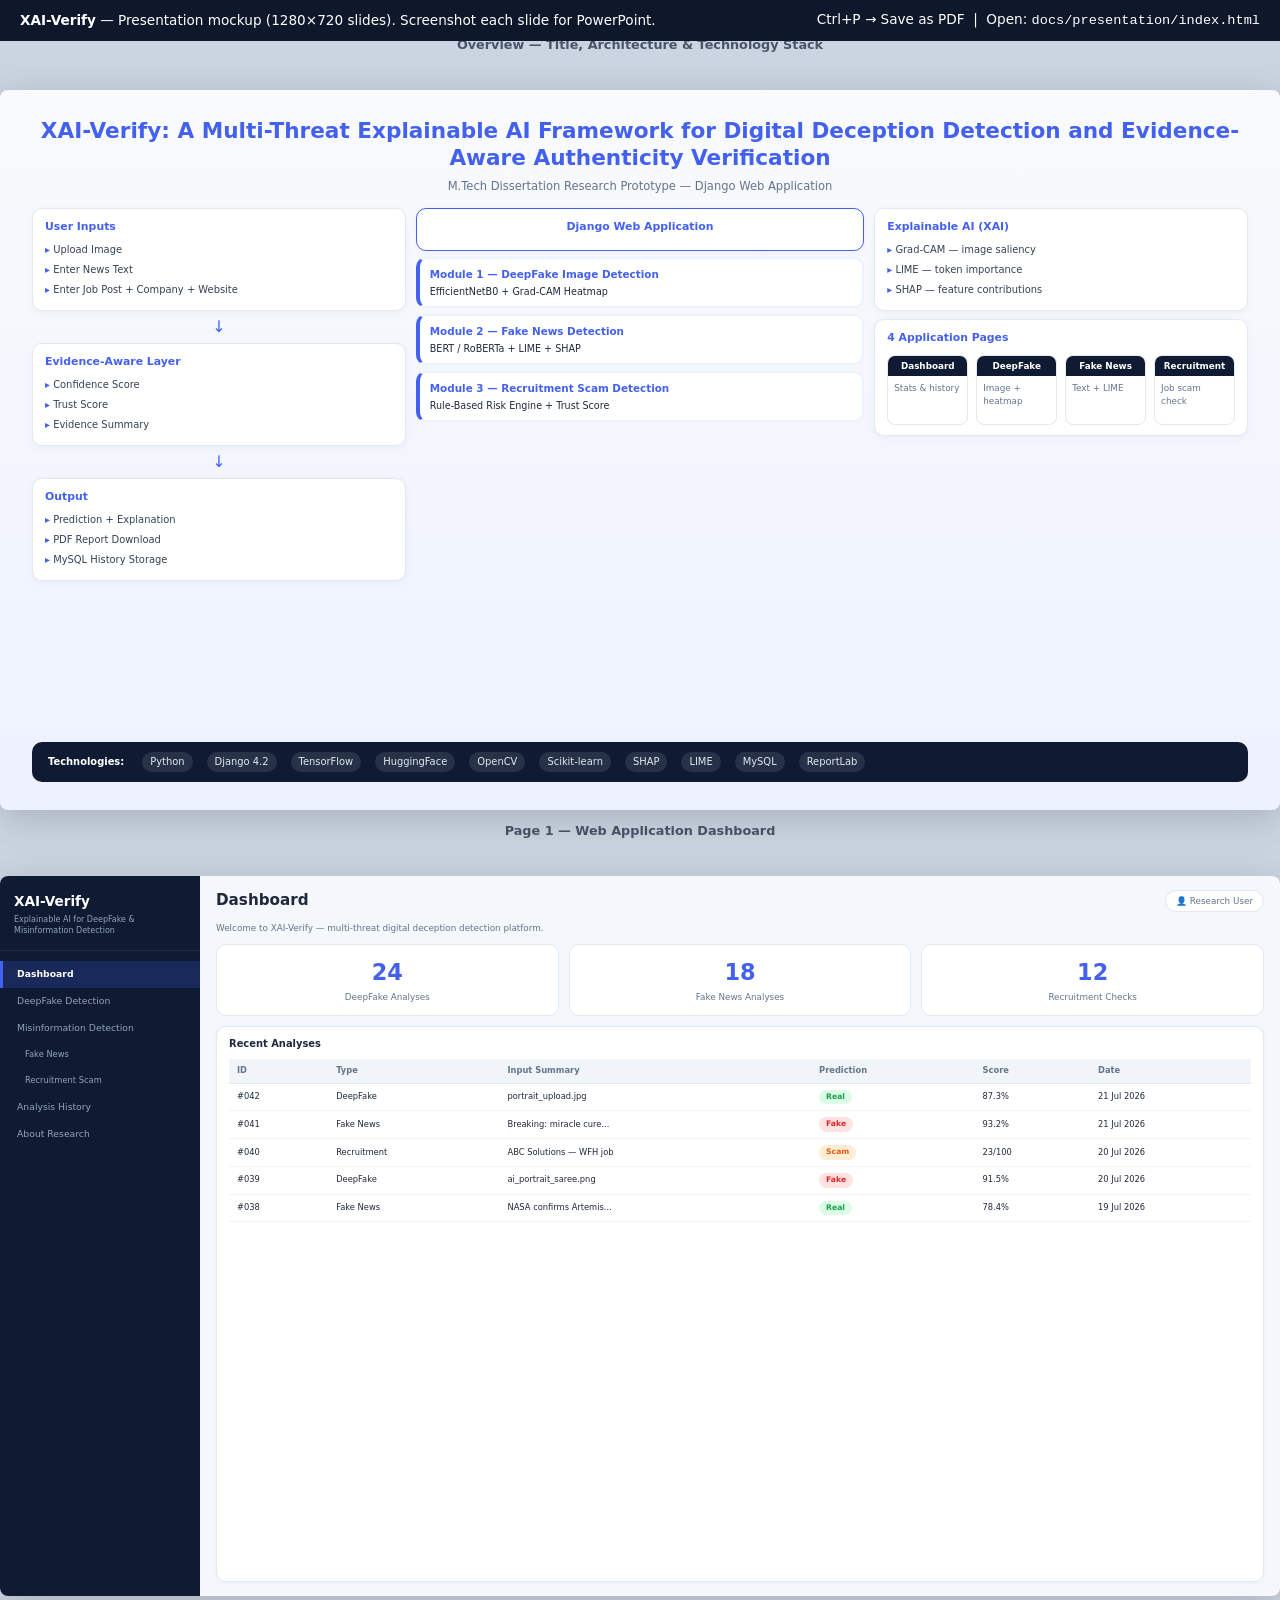
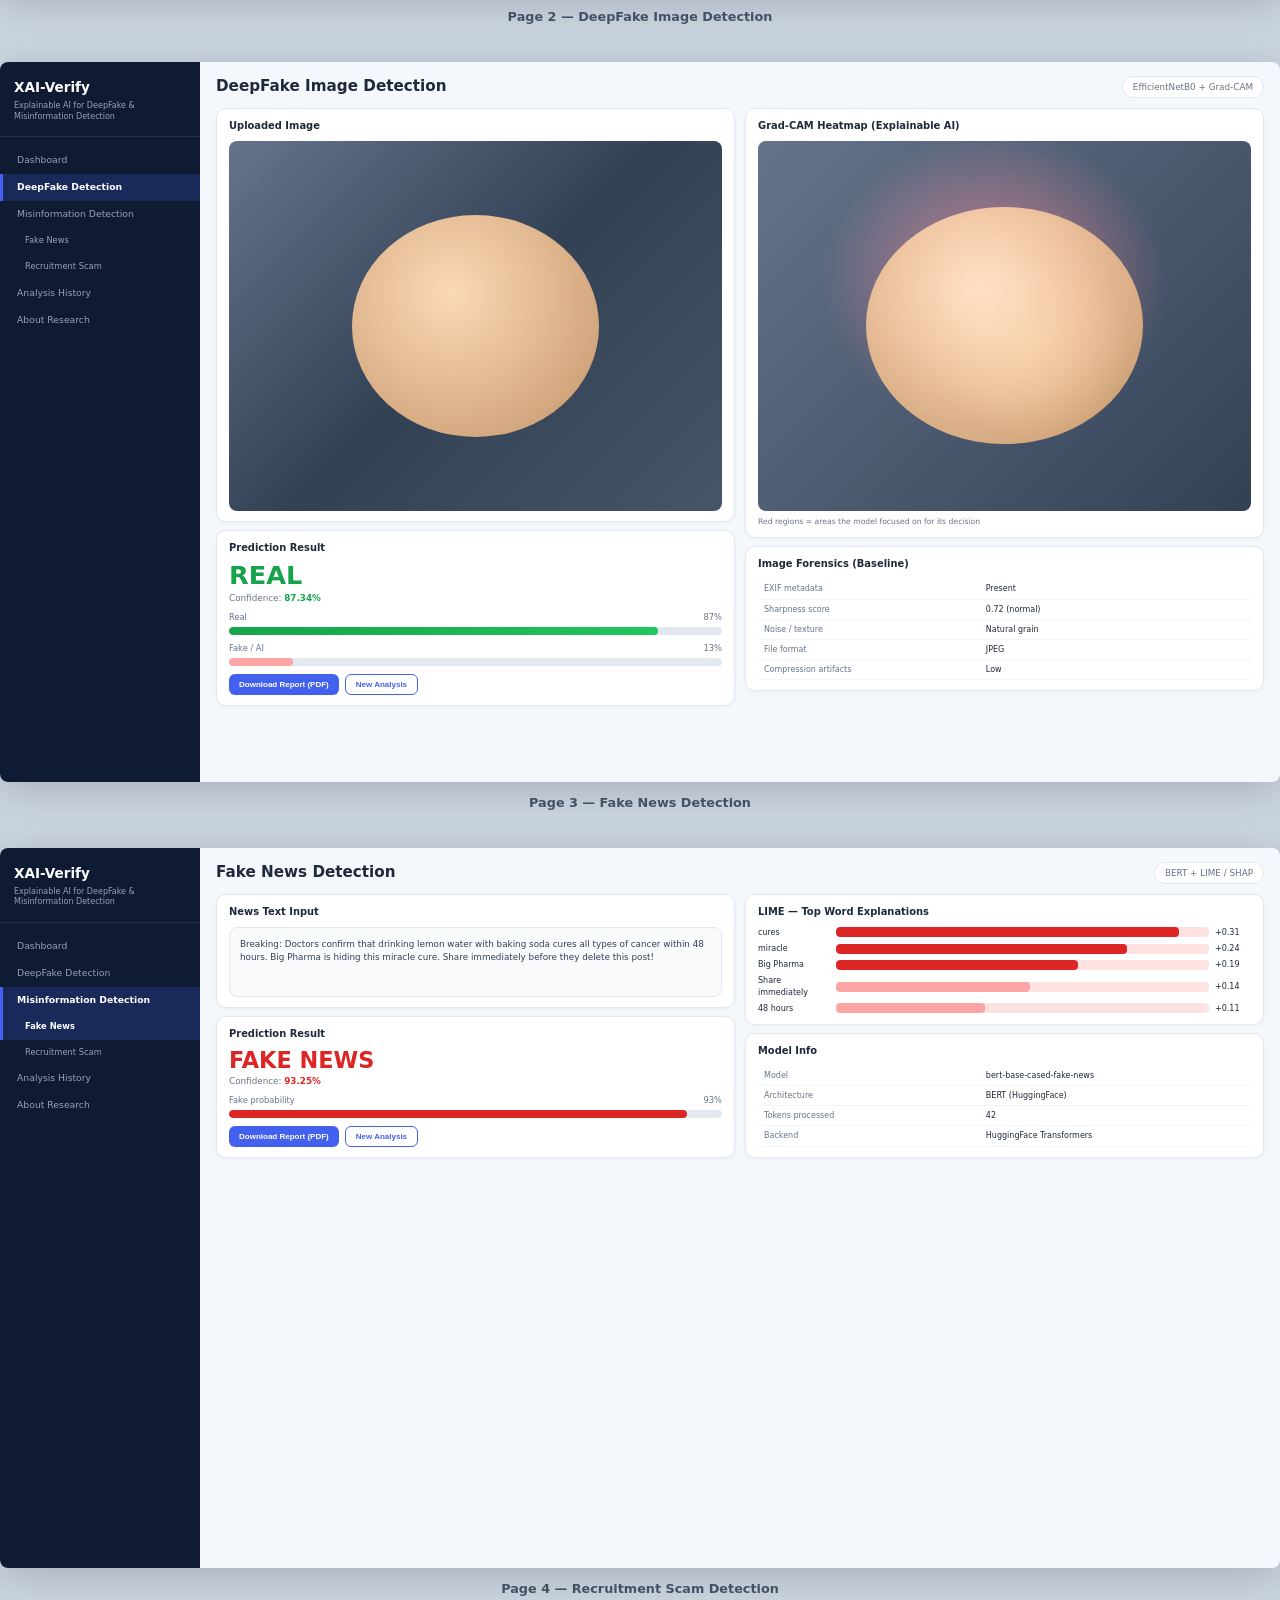
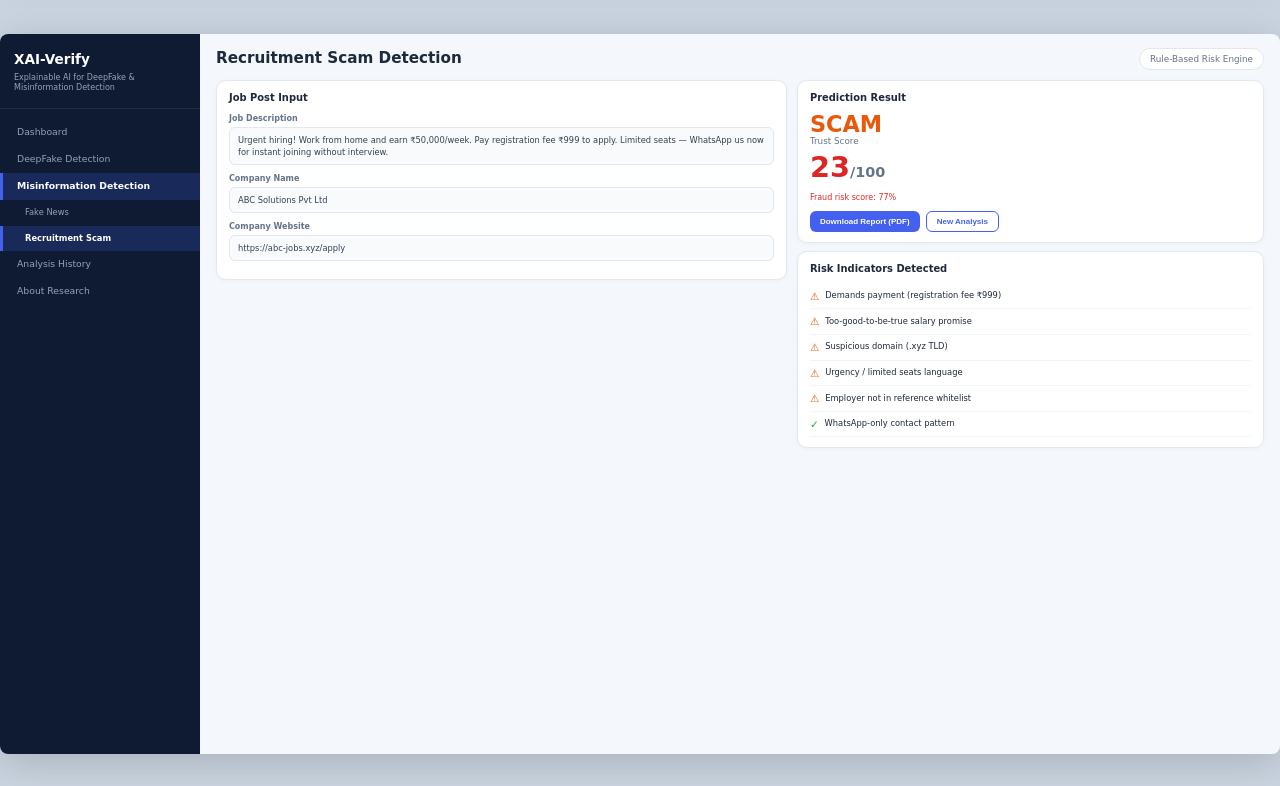
<file: docs/presentation/index.html>
<!DOCTYPE html>
<html lang="en">
<head>
  <meta charset="UTF-8">
  <meta name="viewport" content="width=device-width, initial-scale=1.0">
  <title>XAI-Verify — 4-Page PPT Design</title>
  <link rel="stylesheet" href="ppt-mockup.css">
</head>
<body>
  <div class="ppt-toolbar">
    <span><strong>XAI-Verify</strong> — Presentation mockup (1280×720 slides). Screenshot each slide for PowerPoint.</span>
    <span>Ctrl+P → Save as PDF &nbsp;|&nbsp; Open: <code>docs/presentation/index.html</code></span>
  </div>

  <div class="ppt-wrap">

    <!-- OVERVIEW SLIDE (Title + Architecture + Tech) -->
    <p class="slide-label">Overview — Title, Architecture &amp; Technology Stack</p>
    <section class="slide slide-overview" id="slide-overview">
      <div class="overview-title">
        <h1>XAI-Verify: A Multi-Threat Explainable AI Framework for Digital Deception Detection and Evidence-Aware Authenticity Verification</h1>
        <p>M.Tech Dissertation Research Prototype — Django Web Application</p>
      </div>

      <div class="arch-grid">
        <div class="arch-col">
          <div class="arch-box">
            <h3>User Inputs</h3>
            <ul>
              <li>Upload Image</li>
              <li>Enter News Text</li>
              <li>Enter Job Post + Company + Website</li>
            </ul>
          </div>
          <div class="arch-arrow">↓</div>
          <div class="arch-box">
            <h3>Evidence-Aware Layer</h3>
            <ul>
              <li>Confidence Score</li>
              <li>Trust Score</li>
              <li>Evidence Summary</li>
            </ul>
          </div>
          <div class="arch-arrow">↓</div>
          <div class="arch-box">
            <h3>Output</h3>
            <ul>
              <li>Prediction + Explanation</li>
              <li>PDF Report Download</li>
              <li>MySQL History Storage</li>
            </ul>
          </div>
        </div>

        <div class="arch-center">
          <div class="arch-box" style="text-align:center;border-color:var(--primary);">
            <h3>Django Web Application</h3>
          </div>
          <div class="arch-module">
            <strong>Module 1 — DeepFake Image Detection</strong>
            EfficientNetB0 + Grad-CAM Heatmap
          </div>
          <div class="arch-module">
            <strong>Module 2 — Fake News Detection</strong>
            BERT / RoBERTa + LIME + SHAP
          </div>
          <div class="arch-module">
            <strong>Module 3 — Recruitment Scam Detection</strong>
            Rule-Based Risk Engine + Trust Score
          </div>
        </div>

        <div class="arch-col">
          <div class="arch-box">
            <h3>Explainable AI (XAI)</h3>
            <ul>
              <li>Grad-CAM — image saliency</li>
              <li>LIME — token importance</li>
              <li>SHAP — feature contributions</li>
            </ul>
          </div>
          <div class="arch-box">
            <h3>4 Application Pages</h3>
            <div class="ui-preview-row">
              <div class="ui-thumb"><div class="ui-thumb-head">Dashboard</div><div class="ui-thumb-body">Stats &amp; history</div></div>
              <div class="ui-thumb"><div class="ui-thumb-head">DeepFake</div><div class="ui-thumb-body">Image + heatmap</div></div>
              <div class="ui-thumb"><div class="ui-thumb-head">Fake News</div><div class="ui-thumb-body">Text + LIME</div></div>
              <div class="ui-thumb"><div class="ui-thumb-head">Recruitment</div><div class="ui-thumb-body">Job scam check</div></div>
            </div>
          </div>
        </div>
      </div>

      <div class="tech-bar">
        <strong>Technologies:</strong>
        <span class="tech-pill">Python</span>
        <span class="tech-pill">Django 4.2</span>
        <span class="tech-pill">TensorFlow</span>
        <span class="tech-pill">HuggingFace</span>
        <span class="tech-pill">OpenCV</span>
        <span class="tech-pill">Scikit-learn</span>
        <span class="tech-pill">SHAP</span>
        <span class="tech-pill">LIME</span>
        <span class="tech-pill">MySQL</span>
        <span class="tech-pill">ReportLab</span>
      </div>
    </section>

    <!-- PAGE 1: DASHBOARD -->
    <p class="slide-label">Page 1 — Web Application Dashboard</p>
    <section class="slide" id="slide-1">
      <div class="mock-app">
        <aside class="mock-sidebar">
          <div class="mock-sidebar-brand">
            <h2>XAI-Verify</h2>
            <p>Explainable AI for DeepFake &amp; Misinformation Detection</p>
          </div>
          <nav class="mock-nav">
            <a href="#" class="active">Dashboard</a>
            <a href="#">DeepFake Detection</a>
            <a href="#">Misinformation Detection</a>
            <a href="#" class="sub">Fake News</a>
            <a href="#" class="sub">Recruitment Scam</a>
            <a href="#">Analysis History</a>
            <a href="#">About Research</a>
          </nav>
        </aside>
        <main class="mock-main">
          <div class="mock-topbar">
            <h2>Dashboard</h2>
            <span class="mock-user">👤 Research User</span>
          </div>
          <p style="font-size:0.55rem;color:var(--muted);">Welcome to XAI-Verify — multi-threat digital deception detection platform.</p>
          <div class="stat-row">
            <div class="stat-card">
              <div class="num">24</div>
              <div class="lbl">DeepFake Analyses</div>
            </div>
            <div class="stat-card">
              <div class="num">18</div>
              <div class="lbl">Fake News Analyses</div>
            </div>
            <div class="stat-card">
              <div class="num">12</div>
              <div class="lbl">Recruitment Checks</div>
            </div>
          </div>
          <div class="mock-card" style="flex:1;overflow:hidden;">
            <h3>Recent Analyses</h3>
            <table class="mock-table">
              <thead>
                <tr>
                  <th>ID</th>
                  <th>Type</th>
                  <th>Input Summary</th>
                  <th>Prediction</th>
                  <th>Score</th>
                  <th>Date</th>
                </tr>
              </thead>
              <tbody>
                <tr>
                  <td>#042</td>
                  <td>DeepFake</td>
                  <td>portrait_upload.jpg</td>
                  <td><span class="badge badge-real">Real</span></td>
                  <td>87.3%</td>
                  <td>21 Jul 2026</td>
                </tr>
                <tr>
                  <td>#041</td>
                  <td>Fake News</td>
                  <td>Breaking: miracle cure...</td>
                  <td><span class="badge badge-fake">Fake</span></td>
                  <td>93.2%</td>
                  <td>21 Jul 2026</td>
                </tr>
                <tr>
                  <td>#040</td>
                  <td>Recruitment</td>
                  <td>ABC Solutions — WFH job</td>
                  <td><span class="badge badge-scam">Scam</span></td>
                  <td>23/100</td>
                  <td>20 Jul 2026</td>
                </tr>
                <tr>
                  <td>#039</td>
                  <td>DeepFake</td>
                  <td>ai_portrait_saree.png</td>
                  <td><span class="badge badge-fake">Fake</span></td>
                  <td>91.5%</td>
                  <td>20 Jul 2026</td>
                </tr>
                <tr>
                  <td>#038</td>
                  <td>Fake News</td>
                  <td>NASA confirms Artemis...</td>
                  <td><span class="badge badge-real">Real</span></td>
                  <td>78.4%</td>
                  <td>19 Jul 2026</td>
                </tr>
              </tbody>
            </table>
          </div>
        </main>
      </div>
    </section>

    <!-- PAGE 2: DEEPFAKE -->
    <p class="slide-label">Page 2 — DeepFake Image Detection</p>
    <section class="slide" id="slide-2">
      <div class="mock-app">
        <aside class="mock-sidebar">
          <div class="mock-sidebar-brand">
            <h2>XAI-Verify</h2>
            <p>Explainable AI for DeepFake &amp; Misinformation Detection</p>
          </div>
          <nav class="mock-nav">
            <a href="#">Dashboard</a>
            <a href="#" class="active">DeepFake Detection</a>
            <a href="#">Misinformation Detection</a>
            <a href="#" class="sub">Fake News</a>
            <a href="#" class="sub">Recruitment Scam</a>
            <a href="#">Analysis History</a>
            <a href="#">About Research</a>
          </nav>
        </aside>
        <main class="mock-main">
          <div class="mock-topbar">
            <h2>DeepFake Image Detection</h2>
            <span class="mock-user">EfficientNetB0 + Grad-CAM</span>
          </div>
          <div class="deepfake-grid">
            <div>
              <div class="mock-card">
                <h3>Uploaded Image</h3>
                <div class="upload-preview" aria-label="Sample portrait"></div>
              </div>
              <div class="mock-card" style="margin-top:8px;">
                <h3>Prediction Result</h3>
                <div class="result-big">REAL</div>
                <p style="font-size:0.55rem;color:var(--muted);margin:4px 0;">Confidence: <strong style="color:var(--success);">87.34%</strong></p>
                <div class="conf-bar-wrap">
                  <div class="conf-bar-label"><span>Real</span><span>87%</span></div>
                  <div class="conf-bar"><div class="conf-bar-fill" style="width:87%"></div></div>
                </div>
                <div class="conf-bar-wrap">
                  <div class="conf-bar-label"><span>Fake / AI</span><span>13%</span></div>
                  <div class="conf-bar"><div class="conf-bar-fill" style="width:13%;background:#fca5a5;"></div></div>
                </div>
                <div class="mock-btns">
                  <button class="btn btn-primary">Download Report (PDF)</button>
                  <button class="btn btn-outline">New Analysis</button>
                </div>
              </div>
            </div>
            <div>
              <div class="mock-card">
                <h3>Grad-CAM Heatmap (Explainable AI)</h3>
                <div class="heatmap-wrap">
                  <div class="heatmap-overlay"></div>
                </div>
                <p style="font-size:0.48rem;color:var(--muted);margin-top:6px;">Red regions = areas the model focused on for its decision</p>
              </div>
              <div class="mock-card" style="margin-top:8px;">
                <h3>Image Forensics (Baseline)</h3>
                <table class="forensics-table">
                  <tr><td>EXIF metadata</td><td>Present</td></tr>
                  <tr><td>Sharpness score</td><td>0.72 (normal)</td></tr>
                  <tr><td>Noise / texture</td><td>Natural grain</td></tr>
                  <tr><td>File format</td><td>JPEG</td></tr>
                  <tr><td>Compression artifacts</td><td>Low</td></tr>
                </table>
              </div>
            </div>
          </div>
        </main>
      </div>
    </section>

    <!-- PAGE 3: FAKE NEWS -->
    <p class="slide-label">Page 3 — Fake News Detection</p>
    <section class="slide" id="slide-3">
      <div class="mock-app">
        <aside class="mock-sidebar">
          <div class="mock-sidebar-brand">
            <h2>XAI-Verify</h2>
            <p>Explainable AI for DeepFake &amp; Misinformation Detection</p>
          </div>
          <nav class="mock-nav">
            <a href="#">Dashboard</a>
            <a href="#">DeepFake Detection</a>
            <a href="#" class="active">Misinformation Detection</a>
            <a href="#" class="sub active">Fake News</a>
            <a href="#" class="sub">Recruitment Scam</a>
            <a href="#">Analysis History</a>
            <a href="#">About Research</a>
          </nav>
        </aside>
        <main class="mock-main">
          <div class="mock-topbar">
            <h2>Fake News Detection</h2>
            <span class="mock-user">BERT + LIME / SHAP</span>
          </div>
          <div class="deepfake-grid">
            <div>
              <div class="mock-card">
                <h3>News Text Input</h3>
                <div class="news-text-box">
                  Breaking: Doctors confirm that drinking lemon water with baking soda cures all types of cancer within 48 hours. Big Pharma is hiding this miracle cure. Share immediately before they delete this post!
                </div>
              </div>
              <div class="mock-card" style="margin-top:8px;">
                <h3>Prediction Result</h3>
                <div class="result-big" style="color:var(--danger);font-size:1.4rem;">FAKE NEWS</div>
                <p style="font-size:0.55rem;color:var(--muted);margin:4px 0;">Confidence: <strong style="color:var(--danger);">93.25%</strong></p>
                <div class="conf-bar-wrap">
                  <div class="conf-bar-label"><span>Fake probability</span><span>93%</span></div>
                  <div class="conf-bar"><div class="conf-bar-fill" style="width:93%;background:var(--danger);"></div></div>
                </div>
                <div class="mock-btns">
                  <button class="btn btn-primary">Download Report (PDF)</button>
                  <button class="btn btn-outline">New Analysis</button>
                </div>
              </div>
            </div>
            <div>
              <div class="mock-card">
                <h3>LIME — Top Word Explanations</h3>
                <div class="lime-bars">
                  <div class="lime-row">
                    <span>cures</span>
                    <div class="lime-bar-bg"><div class="lime-bar-fill" style="width:92%"></div></div>
                    <span>+0.31</span>
                  </div>
                  <div class="lime-row">
                    <span>miracle</span>
                    <div class="lime-bar-bg"><div class="lime-bar-fill" style="width:78%"></div></div>
                    <span>+0.24</span>
                  </div>
                  <div class="lime-row">
                    <span>Big Pharma</span>
                    <div class="lime-bar-bg"><div class="lime-bar-fill" style="width:65%"></div></div>
                    <span>+0.19</span>
                  </div>
                  <div class="lime-row">
                    <span>Share immediately</span>
                    <div class="lime-bar-bg"><div class="lime-bar-fill low" style="width:52%"></div></div>
                    <span>+0.14</span>
                  </div>
                  <div class="lime-row">
                    <span>48 hours</span>
                    <div class="lime-bar-bg"><div class="lime-bar-fill low" style="width:40%"></div></div>
                    <span>+0.11</span>
                  </div>
                </div>
              </div>
              <div class="mock-card" style="margin-top:8px;">
                <h3>Model Info</h3>
                <table class="forensics-table">
                  <tr><td>Model</td><td>bert-base-cased-fake-news</td></tr>
                  <tr><td>Architecture</td><td>BERT (HuggingFace)</td></tr>
                  <tr><td>Tokens processed</td><td>42</td></tr>
                  <tr><td>Backend</td><td>HuggingFace Transformers</td></tr>
                </table>
              </div>
            </div>
          </div>
        </main>
      </div>
    </section>

    <!-- PAGE 4: RECRUITMENT SCAM -->
    <p class="slide-label">Page 4 — Recruitment Scam Detection</p>
    <section class="slide" id="slide-4">
      <div class="mock-app">
        <aside class="mock-sidebar">
          <div class="mock-sidebar-brand">
            <h2>XAI-Verify</h2>
            <p>Explainable AI for DeepFake &amp; Misinformation Detection</p>
          </div>
          <nav class="mock-nav">
            <a href="#">Dashboard</a>
            <a href="#">DeepFake Detection</a>
            <a href="#" class="active">Misinformation Detection</a>
            <a href="#" class="sub">Fake News</a>
            <a href="#" class="sub active">Recruitment Scam</a>
            <a href="#">Analysis History</a>
            <a href="#">About Research</a>
          </nav>
        </aside>
        <main class="mock-main">
          <div class="mock-topbar">
            <h2>Recruitment Scam Detection</h2>
            <span class="mock-user">Rule-Based Risk Engine</span>
          </div>
          <div class="recruit-grid">
            <div>
              <div class="mock-card">
                <h3>Job Post Input</h3>
                <div class="form-field">
                  <label>Job Description</label>
                  <div class="value">Urgent hiring! Work from home and earn ₹50,000/week. Pay registration fee ₹999 to apply. Limited seats — WhatsApp us now for instant joining without interview.</div>
                </div>
                <div class="form-field">
                  <label>Company Name</label>
                  <div class="value">ABC Solutions Pvt Ltd</div>
                </div>
                <div class="form-field">
                  <label>Company Website</label>
                  <div class="value">https://abc-jobs.xyz/apply</div>
                </div>
              </div>
            </div>
            <div>
              <div class="mock-card">
                <h3>Prediction Result</h3>
                <div class="result-big" style="color:var(--warning);font-size:1.4rem;">SCAM</div>
                <p style="font-size:0.55rem;color:var(--muted);">Trust Score</p>
                <div class="trust-score">23<span style="font-size:0.9rem;color:var(--muted);">/100</span></div>
                <p style="font-size:0.5rem;color:var(--danger);margin-top:4px;">Fraud risk score: 77%</p>
                <div class="mock-btns">
                  <button class="btn btn-primary">Download Report (PDF)</button>
                  <button class="btn btn-outline">New Analysis</button>
                </div>
              </div>
              <div class="mock-card" style="margin-top:8px;">
                <h3>Risk Indicators Detected</h3>
                <ul class="risk-list">
                  <li>Demands payment (registration fee ₹999)</li>
                  <li>Too-good-to-be-true salary promise</li>
                  <li>Suspicious domain (.xyz TLD)</li>
                  <li>Urgency / limited seats language</li>
                  <li>Employer not in reference whitelist</li>
                  <li class="ok">WhatsApp-only contact pattern</li>
                </ul>
              </div>
            </div>
          </div>
        </main>
      </div>
    </section>

  </div>
</body>
</html>
</file>
<file: docs/presentation/ppt-mockup.css>
/* XAI-Verify — 4-page PPT mockup (16:9 slides) */

:root {
  --slide-w: 1280px;
  --slide-h: 720px;
  --sidebar-bg: #0f1b33;
  --sidebar-w: 200px;
  --primary: #4361ee;
  --primary-light: #eef1ff;
  --success: #16a34a;
  --danger: #dc2626;
  --warning: #ea580c;
  --muted: #64748b;
  --text: #1e293b;
  --border: #e2e8f0;
  --card: #ffffff;
  --bg: #f4f7fb;
}

*,
*::before,
*::after {
  box-sizing: border-box;
  margin: 0;
  padding: 0;
}

body {
  font-family: "Segoe UI", system-ui, -apple-system, Roboto, sans-serif;
  background: #cbd5e1;
  color: var(--text);
  line-height: 1.4;
}

.ppt-toolbar {
  position: fixed;
  top: 0;
  left: 0;
  right: 0;
  z-index: 100;
  background: #0f172a;
  color: #fff;
  padding: 0.65rem 1.25rem;
  display: flex;
  align-items: center;
  justify-content: space-between;
  font-size: 0.85rem;
}

.ppt-toolbar a {
  color: #93c5fd;
}

.ppt-wrap {
  padding: 3.5rem 1rem 2rem;
  display: flex;
  flex-direction: column;
  align-items: center;
  gap: 2rem;
}

.slide {
  width: var(--slide-w);
  height: var(--slide-h);
  background: var(--bg);
  border-radius: 8px;
  box-shadow: 0 8px 40px rgba(0, 0, 0, 0.18);
  overflow: hidden;
  position: relative;
  flex-shrink: 0;
}

.slide-label {
  text-align: center;
  font-size: 0.8rem;
  color: #475569;
  margin-top: -1.25rem;
  margin-bottom: 0.25rem;
  font-weight: 600;
}

/* ---- Overview / poster slide ---- */
.slide-overview {
  background: linear-gradient(180deg, #f8fafc 0%, #eef2ff 100%);
  padding: 28px 32px;
  display: flex;
  flex-direction: column;
}

.overview-title {
  text-align: center;
  margin-bottom: 14px;
}

.overview-title h1 {
  font-size: 1.35rem;
  color: var(--primary);
  font-weight: 800;
  line-height: 1.25;
}

.overview-title p {
  font-size: 0.72rem;
  color: var(--muted);
  margin-top: 6px;
}

.arch-grid {
  display: grid;
  grid-template-columns: 1fr 1.2fr 1fr;
  gap: 10px;
  flex: 1;
  align-items: stretch;
  min-height: 0;
}

.arch-col {
  display: flex;
  flex-direction: column;
  gap: 8px;
}

.arch-box {
  background: var(--card);
  border: 1px solid var(--border);
  border-radius: 10px;
  padding: 10px 12px;
  font-size: 0.62rem;
  box-shadow: 0 2px 8px rgba(0, 0, 0, 0.04);
}

.arch-box h3 {
  font-size: 0.68rem;
  color: var(--primary);
  margin-bottom: 6px;
  font-weight: 700;
}

.arch-box ul {
  list-style: none;
  padding: 0;
}

.arch-box li {
  padding: 3px 0;
  color: #334155;
}

.arch-box li::before {
  content: "▸ ";
  color: var(--primary);
}

.arch-center {
  display: flex;
  flex-direction: column;
  gap: 6px;
}

.arch-module {
  background: var(--card);
  border: 2px solid var(--primary-light);
  border-left: 4px solid var(--primary);
  border-radius: 10px;
  padding: 8px 10px;
  font-size: 0.6rem;
}

.arch-module strong {
  display: block;
  font-size: 0.65rem;
  color: var(--primary);
  margin-bottom: 3px;
}

.arch-arrow {
  text-align: center;
  color: var(--primary);
  font-size: 1rem;
  line-height: 1;
}

.tech-bar {
  margin-top: 12px;
  background: var(--sidebar-bg);
  color: #e2e8f0;
  border-radius: 10px;
  padding: 10px 16px;
  display: flex;
  flex-wrap: wrap;
  gap: 8px 14px;
  align-items: center;
  font-size: 0.62rem;
}

.tech-bar strong {
  color: #fff;
  margin-right: 4px;
}

.tech-pill {
  background: rgba(255, 255, 255, 0.1);
  padding: 3px 8px;
  border-radius: 999px;
}

.ui-preview-row {
  display: grid;
  grid-template-columns: repeat(4, 1fr);
  gap: 8px;
  margin-top: 10px;
}

.ui-thumb {
  background: var(--card);
  border: 1px solid var(--border);
  border-radius: 8px;
  overflow: hidden;
  font-size: 0.55rem;
}

.ui-thumb-head {
  background: var(--sidebar-bg);
  color: #fff;
  padding: 4px 6px;
  font-weight: 600;
  text-align: center;
}

.ui-thumb-body {
  padding: 6px;
  color: var(--muted);
  min-height: 48px;
}

/* ---- App mockup shell (shared) ---- */
.mock-app {
  display: flex;
  height: 100%;
}

.mock-sidebar {
  width: var(--sidebar-w);
  background: var(--sidebar-bg);
  color: #cbd5e1;
  padding: 16px 0;
  flex-shrink: 0;
  display: flex;
  flex-direction: column;
}

.mock-sidebar-brand {
  padding: 0 14px 14px;
  border-bottom: 1px solid rgba(255, 255, 255, 0.08);
  margin-bottom: 10px;
}

.mock-sidebar-brand h2 {
  font-size: 0.85rem;
  color: #fff;
  font-weight: 700;
}

.mock-sidebar-brand p {
  font-size: 0.5rem;
  color: #94a3b8;
  margin-top: 4px;
  line-height: 1.35;
}

.mock-nav a {
  display: block;
  padding: 7px 14px;
  font-size: 0.58rem;
  color: #94a3b8;
  text-decoration: none;
  border-left: 3px solid transparent;
}

.mock-nav a.active {
  background: rgba(67, 97, 238, 0.2);
  color: #fff;
  border-left-color: var(--primary);
  font-weight: 600;
}

.mock-nav .sub {
  padding-left: 22px;
  font-size: 0.52rem;
}

.mock-main {
  flex: 1;
  padding: 14px 16px;
  overflow: hidden;
  display: flex;
  flex-direction: column;
  gap: 10px;
}

.mock-topbar {
  display: flex;
  justify-content: space-between;
  align-items: center;
}

.mock-topbar h2 {
  font-size: 0.95rem;
  font-weight: 700;
  color: var(--text);
}

.mock-user {
  font-size: 0.55rem;
  color: var(--muted);
  background: var(--card);
  border: 1px solid var(--border);
  padding: 4px 10px;
  border-radius: 999px;
}

.mock-card {
  background: var(--card);
  border: 1px solid var(--border);
  border-radius: 10px;
  padding: 10px 12px;
  box-shadow: 0 1px 4px rgba(0, 0, 0, 0.04);
}

.mock-card h3 {
  font-size: 0.62rem;
  font-weight: 700;
  color: var(--text);
  margin-bottom: 8px;
}

/* ---- Page 1: Dashboard ---- */
.stat-row {
  display: grid;
  grid-template-columns: repeat(3, 1fr);
  gap: 10px;
}

.stat-card {
  background: var(--card);
  border: 1px solid var(--border);
  border-radius: 10px;
  padding: 12px;
  text-align: center;
}

.stat-card .num {
  font-size: 1.4rem;
  font-weight: 800;
  color: var(--primary);
}

.stat-card .lbl {
  font-size: 0.55rem;
  color: var(--muted);
  margin-top: 2px;
}

.mock-table {
  width: 100%;
  border-collapse: collapse;
  font-size: 0.52rem;
}

.mock-table th {
  text-align: left;
  padding: 6px 8px;
  background: #f1f5f9;
  color: var(--muted);
  font-weight: 600;
  border-bottom: 1px solid var(--border);
}

.mock-table td {
  padding: 6px 8px;
  border-bottom: 1px solid #f1f5f9;
}

.badge {
  display: inline-block;
  padding: 2px 7px;
  border-radius: 999px;
  font-size: 0.48rem;
  font-weight: 700;
}

.badge-real {
  background: #dcfce7;
  color: var(--success);
}

.badge-fake {
  background: #fee2e2;
  color: var(--danger);
}

.badge-scam {
  background: #ffedd5;
  color: var(--warning);
}

/* ---- Page 2: Deepfake ---- */
.deepfake-grid {
  display: grid;
  grid-template-columns: 1fr 1fr;
  gap: 10px;
  flex: 1;
  min-height: 0;
}

.upload-preview {
  width: 100%;
  aspect-ratio: 4/3;
  border-radius: 8px;
  background: linear-gradient(135deg, #64748b 0%, #334155 50%, #475569 100%);
  position: relative;
  overflow: hidden;
}

.upload-preview::after {
  content: "";
  position: absolute;
  inset: 20% 25%;
  border-radius: 50%;
  background: radial-gradient(circle at 40% 35%, #fcd9b6, #c4956a);
}

.result-big {
  font-size: 1.6rem;
  font-weight: 800;
  color: var(--success);
  line-height: 1;
}

.conf-bar-wrap {
  margin: 8px 0;
}

.conf-bar-label {
  display: flex;
  justify-content: space-between;
  font-size: 0.52rem;
  color: var(--muted);
  margin-bottom: 3px;
}

.conf-bar {
  height: 8px;
  background: #e2e8f0;
  border-radius: 999px;
  overflow: hidden;
}

.conf-bar-fill {
  height: 100%;
  border-radius: 999px;
  background: linear-gradient(90deg, var(--success), #22c55e);
}

.heatmap-wrap {
  position: relative;
  width: 100%;
  aspect-ratio: 4/3;
  border-radius: 8px;
  overflow: hidden;
  background: linear-gradient(135deg, #64748b, #334155);
}

.heatmap-wrap::before {
  content: "";
  position: absolute;
  inset: 18% 22%;
  border-radius: 50%;
  background: radial-gradient(circle at 40% 35%, #fcd9b6, #c4956a);
}

.heatmap-overlay {
  position: absolute;
  inset: 0;
  background:
    radial-gradient(ellipse 35% 40% at 48% 38%, rgba(239, 68, 68, 0.75), transparent),
    radial-gradient(ellipse 20% 25% at 55% 55%, rgba(251, 146, 60, 0.5), transparent);
  mix-blend-mode: screen;
}

.forensics-table {
  width: 100%;
  font-size: 0.5rem;
  border-collapse: collapse;
}

.forensics-table td {
  padding: 4px 6px;
  border-bottom: 1px solid #f1f5f9;
}

.forensics-table td:first-child {
  color: var(--muted);
  width: 45%;
}

.mock-btns {
  display: flex;
  gap: 6px;
  margin-top: 8px;
}

.btn {
  font-size: 0.5rem;
  padding: 5px 10px;
  border-radius: 6px;
  border: none;
  font-weight: 600;
  cursor: default;
}

.btn-primary {
  background: var(--primary);
  color: #fff;
}

.btn-outline {
  background: var(--card);
  color: var(--primary);
  border: 1px solid var(--primary);
}

/* ---- Page 3: Fake News ---- */
.news-text-box {
  background: #f8fafc;
  border: 1px solid var(--border);
  border-radius: 8px;
  padding: 10px;
  font-size: 0.55rem;
  color: #334155;
  line-height: 1.5;
  min-height: 70px;
}

.lime-bars {
  display: flex;
  flex-direction: column;
  gap: 5px;
}

.lime-row {
  display: grid;
  grid-template-columns: 72px 1fr 36px;
  align-items: center;
  gap: 6px;
  font-size: 0.5rem;
}

.lime-bar-bg {
  height: 10px;
  background: #fee2e2;
  border-radius: 4px;
  overflow: hidden;
}

.lime-bar-fill {
  height: 100%;
  background: var(--danger);
  border-radius: 4px;
}

.lime-bar-fill.low {
  background: #fca5a5;
}

/* ---- Page 4: Recruitment ---- */
.recruit-grid {
  display: grid;
  grid-template-columns: 1.1fr 0.9fr;
  gap: 10px;
  flex: 1;
}

.form-field {
  margin-bottom: 8px;
}

.form-field label {
  display: block;
  font-size: 0.5rem;
  color: var(--muted);
  margin-bottom: 3px;
  font-weight: 600;
}

.form-field .value {
  background: #f8fafc;
  border: 1px solid var(--border);
  border-radius: 6px;
  padding: 6px 8px;
  font-size: 0.52rem;
  color: #334155;
  line-height: 1.45;
}

.trust-score {
  font-size: 1.8rem;
  font-weight: 800;
  color: var(--danger);
}

.risk-list {
  list-style: none;
}

.risk-list li {
  font-size: 0.52rem;
  padding: 5px 0;
  border-bottom: 1px solid #f1f5f9;
  display: flex;
  align-items: center;
  gap: 6px;
}

.risk-list li::before {
  content: "⚠";
  color: var(--warning);
  font-size: 0.65rem;
}

.risk-list li.ok::before {
  content: "✓";
  color: var(--success);
}

@media print {
  body {
    background: #fff;
  }

  .ppt-toolbar {
    display: none;
  }

  .ppt-wrap {
    padding: 0;
    gap: 0;
  }

  .slide {
    page-break-after: always;
    box-shadow: none;
    border-radius: 0;
  }

  .slide-label {
    display: none;
  }
}
</file>
